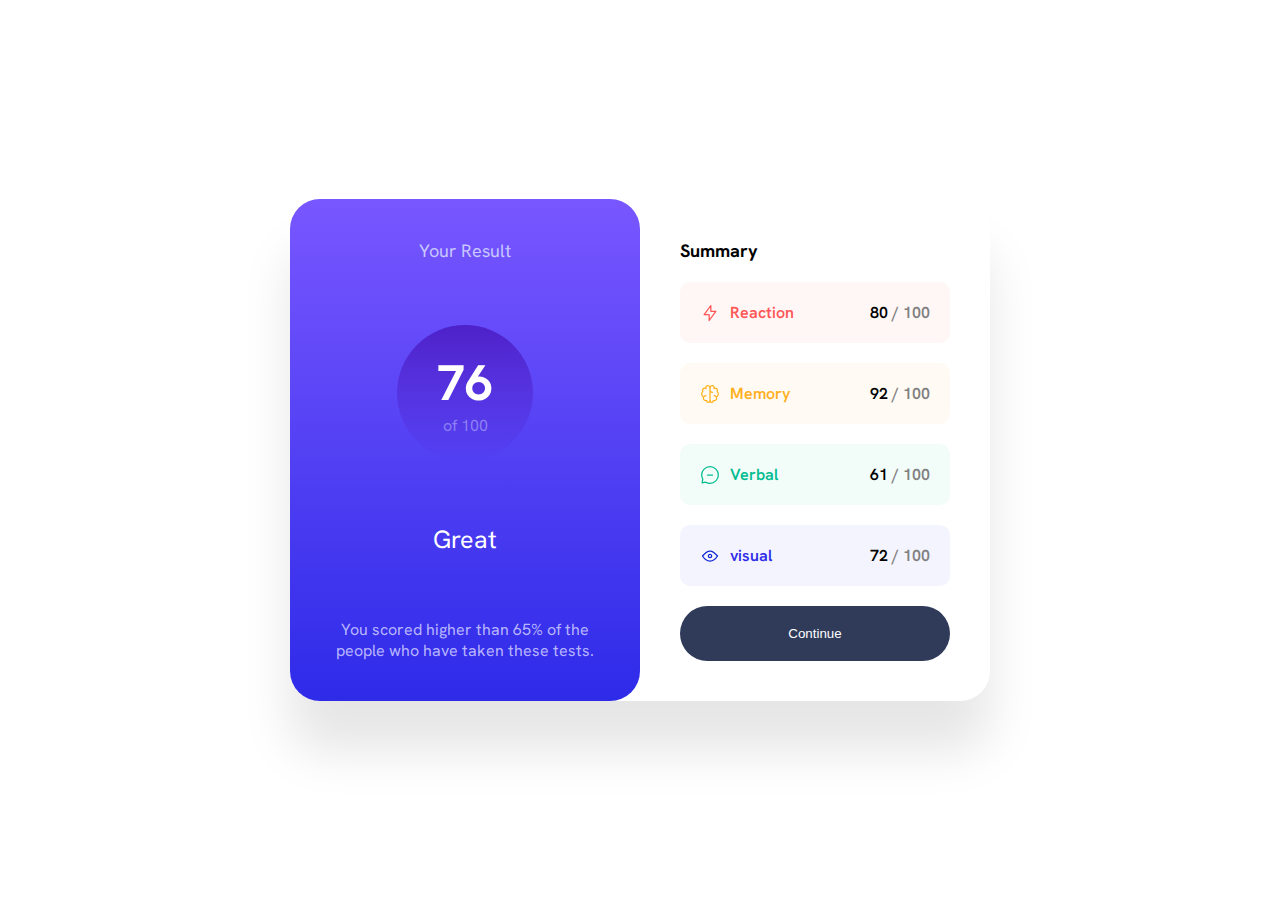
<file: index.html>
<!DOCTYPE html>
<html lang="en">
  <head>
    <meta charset="UTF-8" />
    <meta name="viewport" content="width=device-width, initial-scale=1.0" />
    <!-- displays site properly based on user's device -->
    <link rel="stylesheet" href="styles.css" />
    <link rel="preconnect" href="https://fonts.googleapis.com" />
    <link rel="preconnect" href="https://fonts.gstatic.com" crossorigin />
    <link
      href="https://fonts.googleapis.com/css2?family=Hanken+Grotesk:wght@500;700;800&display=swap"
      rel="stylesheet"
    />
    <link
      rel="icon"
      type="image/png"
      sizes="32x32"
      href="./assets/images/favicon-32x32.png"
    />

    <title>Frontend Mentor | Results summary component</title>

    <!-- Feel free to remove these styles or customise in your own stylesheet 👍 -->
    <style>
      .attribution {
        font-size: 11px;
        text-align: center;
      }
      .attribution a {
        color: hsl(228, 45%, 44%);
      }
    </style>
  </head>
  <body>
    <div class="all">
      <div class="top-container">
        <div class="flex">
          <p class="title">Your Result</p>
          <div class="score-total">
            <p class="score">76</p>
            <p class="total">of 100</p>
          </div>
          <p class="remark">Great</p>
          <p class="remark-b">
            You scored higher than 65% of the people who have taken these tests.
          </p>
        </div>
      </div>
      <div class="bottom-container">
        <p class="summary">Summary</p>
        <div class="section reaction">
          <div class="category-img">
            <img src="assets/images/icon-reaction.svg" alt="" />
            <p class="category">Reaction</p>
          </div>
          <div class="category-score">
            <p>80 <span>/ 100</span></p>
          </div>
        </div>
        <div class="section memory">
          <div class="category-img">
            <img src="assets/images/icon-memory.svg" alt="" />
            <p class="category">Memory</p>
          </div>
          <div class="category-score">
            <p>92 <span>/ 100</span></p>
          </div>
        </div>
        <div class="section verbal">
          <div class="category-img">
            <img src="assets/images/icon-verbal.svg" alt="" />
            <p class="category">Verbal</p>
          </div>
          <div class="category-score">
            <p>61 <span>/ 100</span></p>
          </div>
        </div>
        <div class="section visual">
          <div class="category-img">
            <img src="assets/images/icon-visual.svg" alt="" />
            <p class="category">visual</p>
          </div>
          <div class="category-score">
            <p>72 <span>/ 100</span></p>
          </div>
        </div>
        <button class="continue-button">Continue</button>
      </div>
    </div>

    <!-- <div class="attribution">
      Challenge by
      <a href="https://www.frontendmentor.io?ref=challenge" target="_blank"
        >Frontend Mentor</a
      >. Coded by <a href="#">Your Name Here</a>.
    </div> -->
  </body>
</html>
</file>
<file: styles.css>
@media (max-width: 767px) {
  body {
    margin: 0;
    padding: 0;
  }

  .all {
    font-family: "Hanken Grotesk", sans-serif;
    margin: 0;
    padding: 0;
    display: flex;
    flex-direction: column;
    gap: 25px;
    height: 100vh;
  }

  div,
  p {
    display: inline-block;
    margin: 0;
    padding: 0;
  }

  .top-container {
    background: linear-gradient(hsl(252, 100%, 67%), hsl(241, 81%, 54%));
    display: flex;
    flex-direction: row;
    justify-content: center;
    align-items: center;
    border-radius: 0px 0px 30px 30px;
    height: 50;
    flex: 1;
  }

  .flex {
    display: flex;
    align-items: center;
    flex-direction: column;
    width: 70vw;
    gap: 15px;
  }

  .title {
    color: hsl(241, 100%, 89%);
    font-size: 18px;
  }

  .score-total {
    display: flex;
    flex-direction: column;
    align-items: center;
    justify-content: center;
    background: linear-gradient(hsla(256, 72%, 46%, 1), hsla(241, 72%, 46%, 0));
    padding: 25px 40px;
    border-radius: 100px;
  }

  .score {
    color: white;
    font-size: 50px;
    font-weight: 700;
  }

  .total {
    color: hsla(241, 100%, 89%, 0.5);
  }

  .remark {
    color: white;
    font-size: 25px;
  }

  .remark-b {
    text-align: center;
    color: hslA(241, 100%, 89%, 0.9);
  }

  .bottom-container {
    display: flex;
    flex-direction: column;
    width: 80vw;
    margin: 0 auto;
    flex: 1;
    gap: 20px;
    margin-bottom: 20px;
  }

  .summary {
    font-weight: 700;
    flex: 1;
    font-size: 18px;
  }

  .section {
    display: flex;
    justify-content: space-between;
    flex: 1;
    padding: 20px;
    border-radius: 10px;
    font-weight: 600;
  }

  .category-img {
    display: flex;
    align-items: center;
    justify-content: center;
    gap: 10px;
  }

  img {
    margin: 0;
    padding: 0;
  }

  .category {
  }

  .category-score {
    display: flex;
    flex-direction: column;
    align-items: center;
    justify-content: center;
  }

  .section span {
    color: grey;
  }

  .reaction {
    background-color: hsla(0, 100%, 67%, 0.05);
  }

  .reaction .category-img {
    color: hsl(0, 100%, 67%);
  }

  .memory {
    background-color: hsla(39, 100%, 56%, 0.05);
  }

  .memory .category-img {
    color: hsl(39, 100%, 56%);
  }

  .verbal {
    background-color: hsla(166, 100%, 37%, 0.05);
  }

  .verbal .category-img {
    color: hsl(166, 100%, 37%);
  }

  .visual {
    background-color: hsla(234, 85%, 45%, 0.05);
  }

  .visual .category-img {
    color: hsl(241, 81%, 54%);
  }

  .continue-button {
    color: white;
    background-color: hsl(224, 30%, 27%);
    border-style: none;
    padding: 20px;
    border-radius: 100px;
  }
}

@media (min-width: 767.1px) {
  body {
    margin: 0;
    padding: 0;
    height: 100vh;
    width: 100vw;
    display: flex;
    align-items: center;
    justify-content: center;
  }

  .all {
    font-family: "Hanken Grotesk", sans-serif;
    padding: 10;
    display: flex;
    width: 700px;
    box-shadow: 0px 50px 50px rgba(0, 0, 0, 0.1);
    border-radius: 30px;
  }

  div,
  p {
    display: inline-block;
    margin: 0;
    padding: 0;
  }

  .top-container {
    background: linear-gradient(hsl(252, 100%, 67%), hsl(241, 81%, 54%));
    display: flex;
    flex-direction: row;
    justify-content: center;
    border-radius: 30px;
    padding: 40px;
    flex: 1;
  }

  .flex {
    justify-content: space-between;
    display: flex;
    align-items: center;
    flex-direction: column;
    gap: 15px;
  }

  .title {
    color: hsl(241, 100%, 89%);
    font-size: 18px;
  }

  .score-total {
    display: flex;
    flex-direction: column;
    align-items: center;
    justify-content: center;
    background: linear-gradient(hsla(256, 72%, 46%, 1), hsla(241, 72%, 46%, 0));
    padding: 25px 40px;
    border-radius: 100px;
  }

  .score {
    color: white;
    font-size: 50px;
    font-weight: 700;
  }

  .total {
    color: hsla(241, 100%, 89%, 0.5);
  }

  .remark {
    color: white;
    font-size: 25px;
  }

  .remark-b {
    text-align: center;
    color: hslA(241, 100%, 89%, 0.9);
  }

  .bottom-container {
    display: flex;
    flex-direction: column;
    width: 80vw;
    margin: 0 auto;
    flex: 1;
    gap: 20px;
    padding: 40px;
  }

  .summary {
    font-weight: 700;
    flex: 1;
    font-size: 18px;
  }

  .section {
    display: flex;
    justify-content: space-between;
    flex: 1;
    padding: 20px;
    border-radius: 10px;
    font-weight: 600;
  }

  .category-img {
    display: flex;
    align-items: center;
    justify-content: center;
    gap: 10px;
  }

  img {
    margin: 0;
    padding: 0;
  }

  .category {
  }

  .category-score {
    display: flex;
    flex-direction: column;
    align-items: center;
    justify-content: center;
  }

  .section span {
    color: grey;
  }

  .reaction {
    background-color: hsla(0, 100%, 67%, 0.05);
  }

  .reaction .category-img {
    color: hsl(0, 100%, 67%);
  }

  .memory {
    background-color: hsla(39, 100%, 56%, 0.05);
  }

  .memory .category-img {
    color: hsl(39, 100%, 56%);
  }

  .verbal {
    background-color: hsla(166, 100%, 37%, 0.05);
  }

  .verbal .category-img {
    color: hsl(166, 100%, 37%);
  }

  .visual {
    background-color: hsla(234, 85%, 45%, 0.05);
  }

  .visual .category-img {
    color: hsl(241, 81%, 54%);
  }

  .continue-button {
    color: white;
    background-color: hsl(224, 30%, 27%);
    border-style: none;
    padding: 20px;
    border-radius: 100px;
  }

  .continue-button:hover {
    background: linear-gradient(hsl(252, 100%, 67%), hsl(241, 81%, 54%));
    cursor: pointer;
  }
}
</file>
